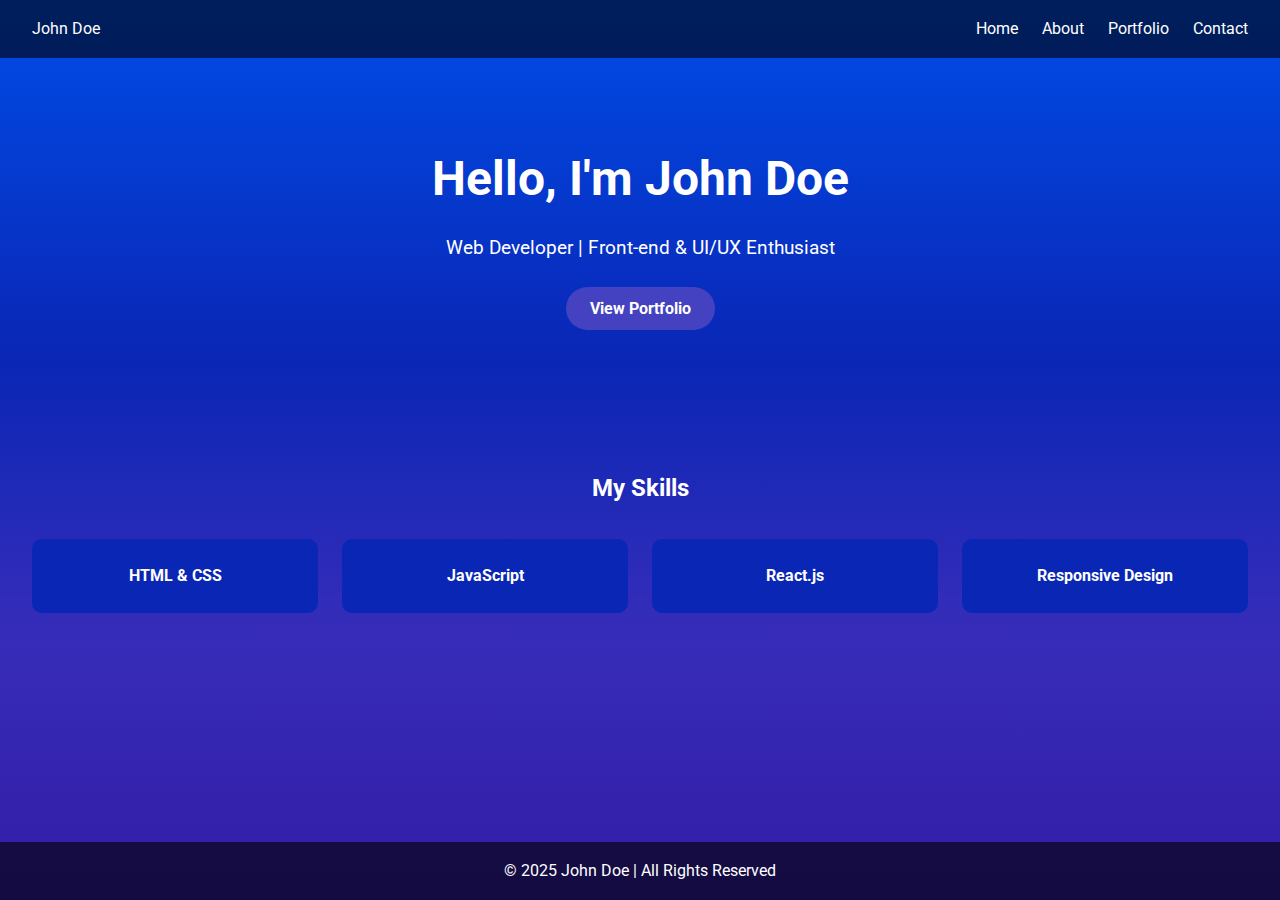
<file: index.html>
<!DOCTYPE html>
<html lang="en">
<head>
    <meta charset="UTF-8">
    <meta name="viewport" content="width=device-width, initial-scale=1.0">
    <title>John Doe | Web Developer</title>
    <link rel="stylesheet" href="style.css">
    <link href="https://fonts.googleapis.com/css2?family=Roboto:wght@400;700&display=swap" rel="stylesheet">
</head>
<body>
    <!-- Header / Navigation -->
    <header>
        <nav class="navbar">
            <div class="logo">John Doe</div>
            <ul class="nav-links">
                <li><a href="index.html">Home</a></li>
                <li><a href="about.html">About</a></li>
                <li><a href="portfolio.html">Portfolio</a></li>
                <li><a href="contact.html">Contact</a></li>
            </ul>
            <div class="hamburger">
                <span></span>
                <span></span>
                <span></span>
            </div>
        </nav>
    </header>

    <!-- Hero Section -->
    <section class="hero">
        <div class="hero-content">
            <h1>Hello, I'm John Doe</h1>
            <p>Web Developer | Front-end & UI/UX Enthusiast</p>
            <a href="portfolio.html" class="btn">View Portfolio</a>
        </div>
    </section>

    <!-- Services / Skills -->
    <section class="skills">
        <h2>My Skills</h2>
        <div class="skill-cards">
            <div class="card">HTML & CSS</div>
            <div class="card">JavaScript</div>
            <div class="card">React.js</div>
            <div class="card">Responsive Design</div>
        </div>
    </section>

    <!-- Footer -->
    <footer>
        <p>&copy; 2025 John Doe | All Rights Reserved</p>
    </footer>

    <script src="script.js"></script>
</body>
</html>
</file>
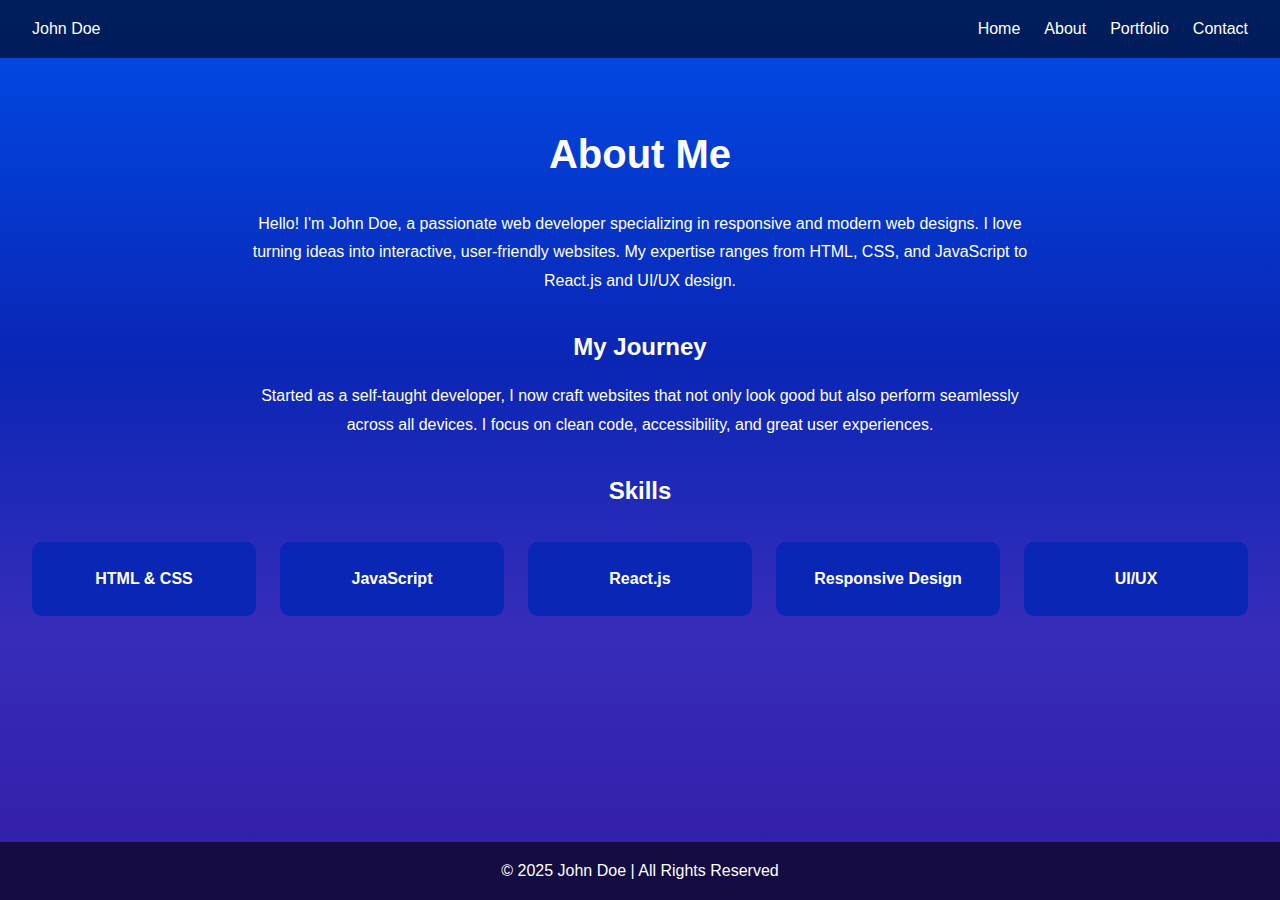
<file: about.html>
<!DOCTYPE html>
<html lang="en">
<head>
<meta charset="UTF-8">
<meta name="viewport" content="width=device-width, initial-scale=1.0">
<title>About | John Doe</title>
<link rel="stylesheet" href="style.css">
</head>
<body>
<!-- Header / Navbar -->
<header>
    <nav class="navbar">
        <div class="logo">John Doe</div>
        <ul class="nav-links">
            <li><a href="index.html">Home</a></li>
            <li><a href="about.html">About</a></li>
            <li><a href="portfolio.html">Portfolio</a></li>
            <li><a href="contact.html">Contact</a></li>
        </ul>
        <div class="hamburger">
            <span></span>
            <span></span>
            <span></span>
        </div>
    </nav>
</header>

<!-- About Section -->
<section class="about-section">
    <h2>About Me</h2>
    <p>Hello! I'm John Doe, a passionate web developer specializing in responsive and modern web designs. I love turning ideas into interactive, user-friendly websites. My expertise ranges from HTML, CSS, and JavaScript to React.js and UI/UX design.</p>

    <h3>My Journey</h3>
    <p>Started as a self-taught developer, I now craft websites that not only look good but also perform seamlessly across all devices. I focus on clean code, accessibility, and great user experiences.</p>

    <h3>Skills</h3>
    <div class="skill-cards">
        <div class="card">HTML & CSS</div>
        <div class="card">JavaScript</div>
        <div class="card">React.js</div>
        <div class="card">Responsive Design</div>
        <div class="card">UI/UX</div>
    </div>
</section>

<!-- Footer -->
<footer>
    <p>&copy; 2025 John Doe | All Rights Reserved</p>
</footer>

<script src="script.js"></script>
</body>
</html>
</file>
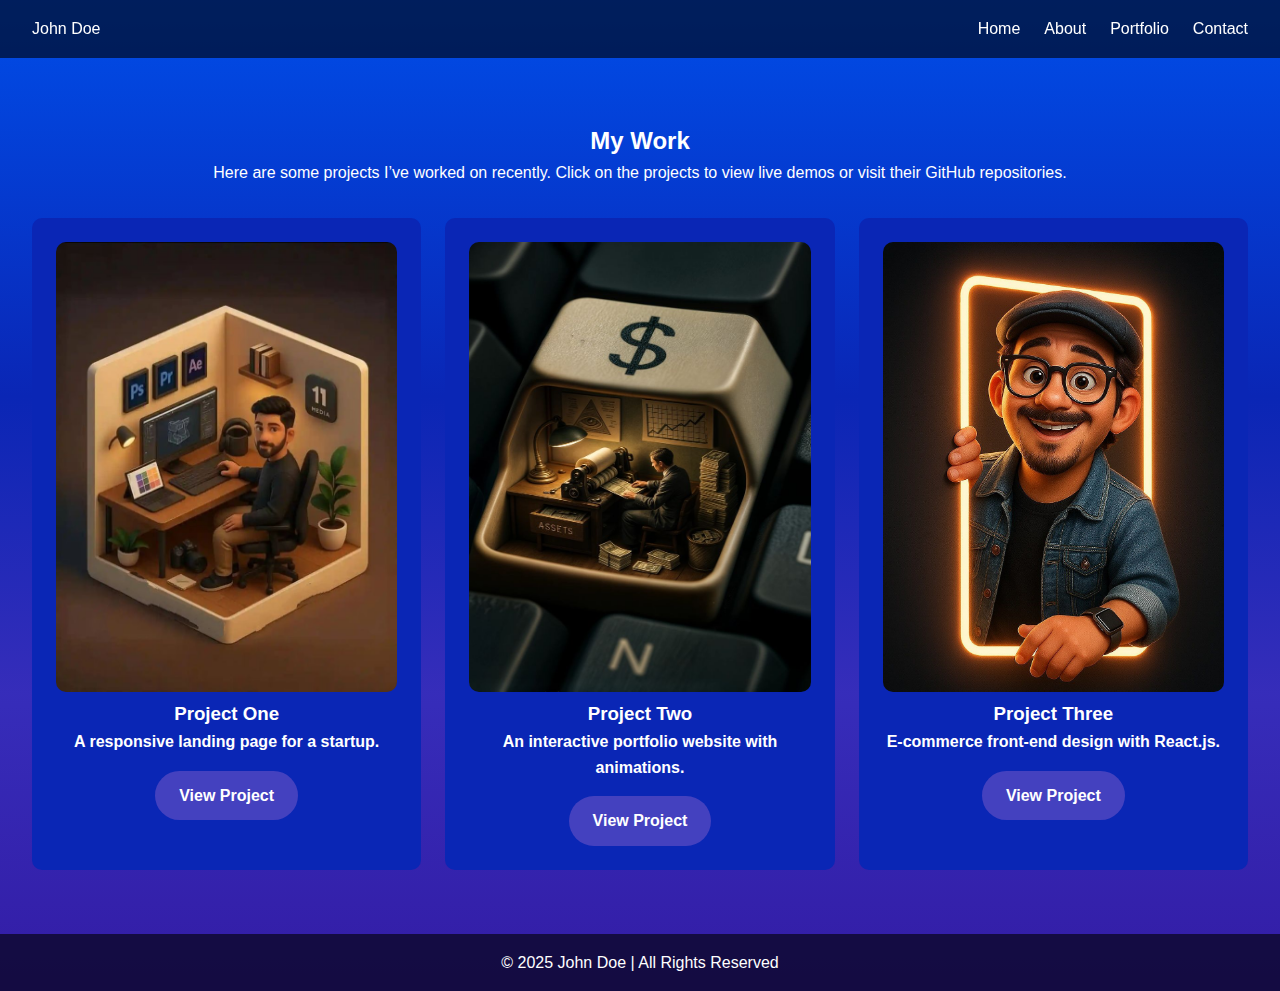
<file: portfolio.html>
<!DOCTYPE html>
<html lang="en">
<head>
<meta charset="UTF-8">
<meta name="viewport" content="width=device-width, initial-scale=1.0">
<title>Portfolio | John Doe</title>
<link rel="stylesheet" href="style.css">
</head>
<body>
<!-- Header / Navbar -->
<header>
    <nav class="navbar">
        <div class="logo">John Doe</div>
        <ul class="nav-links">
            <li><a href="index.html">Home</a></li>
            <li><a href="about.html">About</a></li>
            <li><a href="portfolio.html">Portfolio</a></li>
            <li><a href="contact.html">Contact</a></li>
        </ul>
        <div class="hamburger">
            <span></span>
            <span></span>
            <span></span>
        </div>
    </nav>
</header>

<!-- Portfolio Section -->
<section class="portfolio-section">
    <h2>My Work</h2>
    <p>Here are some projects I’ve worked on recently. Click on the projects to view live demos or visit their GitHub repositories.</p>

    <div class="portfolio-cards">
        <div class="card">
            <img src="Personal.jpg" alt="">
            <h3>Project One</h3>
            <p>A responsive landing page for a startup.</p>
            <a href="#" class="btn">View Project</a>
        </div>
        <div class="card">
            <img src="Keys of Life  Micro Worlds Inside a Keyboard  Wendelin Jacober.jpg" alt="">
            <h3>Project Two</h3>
            <p>An interactive portfolio website with animations.</p>
            <a href="#" class="btn">View Project</a>
        </div>
        <div class="card">
            <img src="about.jpg" alt="">
            <h3>Project Three</h3>
            <p>E-commerce front-end design with React.js.</p>
            <a href="#" class="btn">View Project</a>
        </div>
    </div>
</section>

<!-- Footer -->
<footer>
    <p>&copy; 2025 John Doe | All Rights Reserved</p>
</footer>

<script src="script.js"></script>
</body>
</html>
</file>
<file: style.css>
/* Root Variables */
:root {
    --gradient-bg: linear-gradient(180deg, #004de8 0%, #0a26b5 40%, #1409aeda 70%, #331ca5 100%);
    --second-bd-color: #0a26b5;
    --text-color: #fff;
    --main-color: #4e46c1da;
}

/* Reset & Fonts */
* {
    margin: 0;
    padding: 0;
    box-sizing: border-box;
}

body {
    font-family: 'Roboto', sans-serif;
    line-height: 1.6;
    color: var(--text-color);
    background: var(--gradient-bg);
    min-height: 100vh;
    display: flex;
    flex-direction: column;
}

/* Links */
a {
    text-decoration: none;
    color: inherit;
}

/* Navbar */
.navbar {
    display: flex;
    justify-content: space-between;
    align-items: center;
    padding: 1rem 2rem;
    background-color: rgba(0,0,0,0.6);
    color: var(--text-color);
    position: sticky;
    top: 0;
    z-index: 100;
}

.nav-links {
    list-style: none;
    display: flex;
    gap: 1.5rem;
}

.nav-links li a {
    color: var(--text-color);
    transition: 0.3s;
}

.nav-links li a:hover {
    color: var(--second-bd-color);
}

/* Hamburger Menu */
.hamburger {
    display: none;
    flex-direction: column;
    cursor: pointer;
    gap: 5px;
}

.hamburger span {
    height: 3px;
    width: 25px;
    background: var(--text-color);
    border-radius: 5px;
    transition: all 0.3s ease;
}

/* Hamburger Toggle Animation */
.hamburger.toggle span:nth-child(1) {
    transform: rotate(45deg) translate(5px, 5px);
}
.hamburger.toggle span:nth-child(2) {
    opacity: 0;
}
.hamburger.toggle span:nth-child(3) {
    transform: rotate(-45deg) translate(5px, -5px);
}

/* Hero Section */
.hero {
    height: 100vh;
    display: flex;
    align-items: center;
    justify-content: center;
    text-align: center;
}

.hero h1 {
    font-size: 3rem;
    margin-bottom: 1rem;
}

.hero p {
    font-size: 1.2rem;
    margin-bottom: 2rem;
}

.btn {
    background-color: var(--main-color);
    color: var(--text-color);
    padding: 0.75rem 1.5rem;
    border-radius: 30px;
    font-weight: bold;
    transition: 0.3s;
}

.btn:hover {
    background-color: var(--second-bd-color);
}

/* Skills Section */
.skills, .about-section, .contact-section, .portfolio-section {
    padding: 4rem 2rem;
    text-align: center;
}

.skill-cards, .portfolio-cards {
    display: grid;
    gap: 1.5rem;
    margin-top: 2rem;
}

.skill-cards {
    grid-template-columns: repeat(auto-fit, minmax(150px, 1fr));
}

.portfolio-cards {
    grid-template-columns: repeat(auto-fit, minmax(250px, 1fr));
}

.card {
    padding: 1.5rem;
    background-color: var(--second-bd-color);
    color: var(--text-color);
    border-radius: 10px;
    font-weight: bold;
    transition: transform 0.3s, background-color 0.3s;
}

.card:hover {
    transform: translateY(-5px);
    background-color: var(--main-color);
}

.portfolio-cards img {
    width: 100%;
    height: 450px;
    border-radius: 10px;
    transition: transform 0.5s ease;
}

.portfolio-cards .card a.btn {
    margin-top: 1rem;
    display: inline-block;
}

/* About Section */
.about-section h2 {
    font-size: 2.5rem;
    margin-bottom: 1.5rem;
}

.about-section h3 {
    font-size: 1.5rem;
    margin-top: 2rem;
    margin-bottom: 1rem;
}

.about-section p {
    max-width: 800px;
    margin: 0 auto 1rem auto;
    line-height: 1.8;
}

/* Contact Section */
.contact-section form {
    max-width: 500px;
    margin: 0 auto;
    display: flex;
    flex-direction: column;
    gap: 1rem;
}

.contact-section input,
.contact-section textarea {
    padding: 0.75rem 1rem;
    border: 2px solid var(--text-color);
    border-radius: 10px;
    background: transparent;
    color: var(--text-color);
}

.contact-section input::placeholder,
.contact-section textarea::placeholder {
    color: var(--text-color);
    opacity: 0.7;
}

.contact-section button {
    background-color: var(--main-color);
    color: var(--text-color);
    border: none;
    padding: 0.75rem 1rem;
    border-radius: 30px;
    font-weight: bold;
    cursor: pointer;
    transition: 0.3s;
}

.contact-section button:hover {
    background-color: var(--second-bd-color);
}

/* Footer */
footer {
    background: rgba(0,0,0,0.6);
    color: var(--text-color);
    text-align: center;
    padding: 1rem;
    position: relative;
    width: 100%;
    bottom: 0;
}

/* Flex grow for main sections */
main, .hero, .skills, .portfolio-section, .about-section, .contact-section {
    flex: 1;
}

/* Responsive */
@media (max-width: 768px) {
    .nav-links {
        display: none;
        flex-direction: column;
        background: rgba(0,0,0,0.9);
        position: absolute;
        top: 60px;
        right: 0;
        width: 200px;
        padding: 1rem;
        z-index: 100;
    }

    .nav-links.active {
        display: flex;
    }

    .hamburger {
        display: flex;
    }
}
</file>
